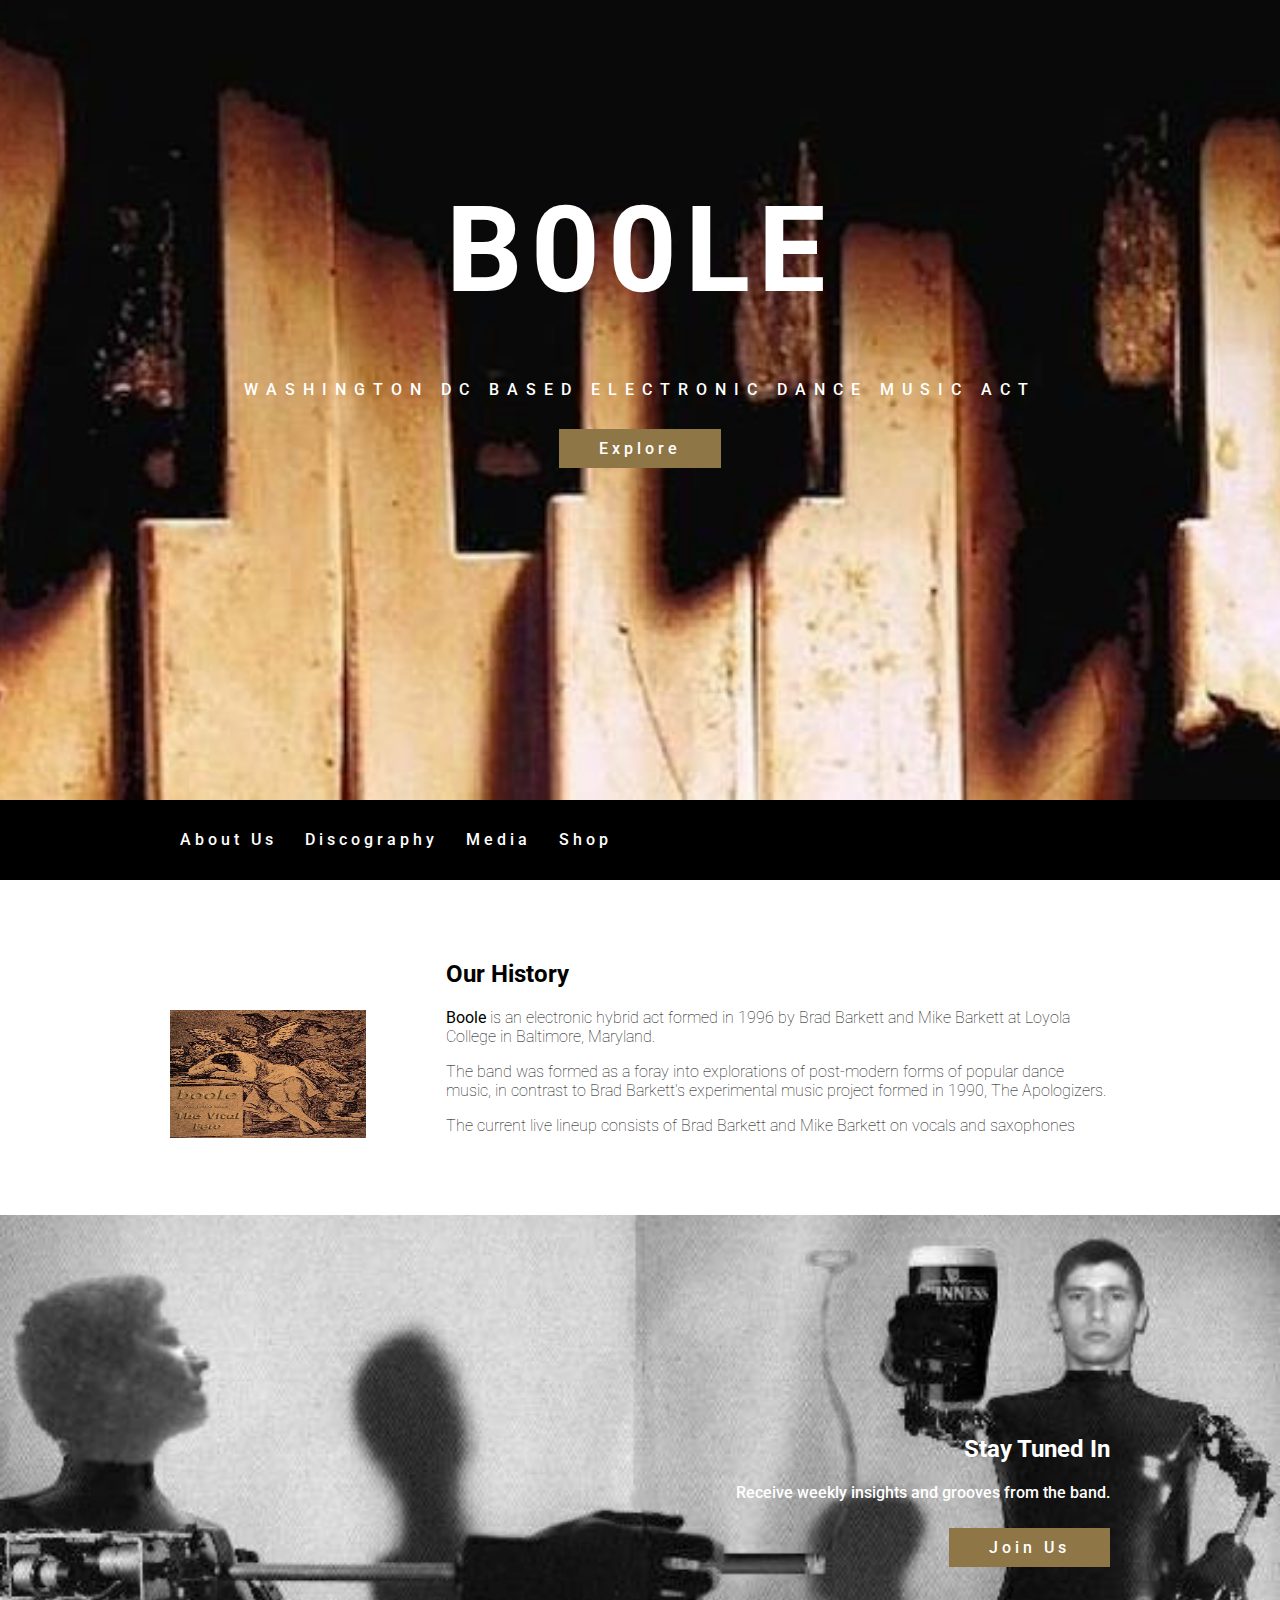
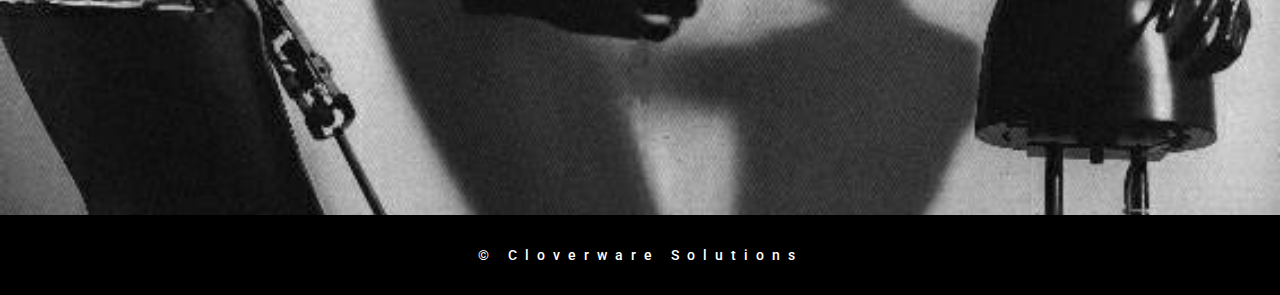
<file: index.html>
<!DOCTYPE html>
<html lang="en">
<head>
    <meta charset="UTF-8">
    <meta http-equiv="X-UA-Compatible" content="IE=edge">
    <meta name="viewport" content="width=device-width, initial-scale=1.0">
    <link href="https://fonts.googleapis.com/css?family=Roboto:400,300,500,100" rel="stylesheet" type="text/css">
    <link href="style.css" type="text/css" rel="stylesheet">
    <link rel="icon" href="images/the-vital-few.jpg" type="image/icon type">
    <title>boole</title>
</head>
<body>
    <div class="header">
        <div class="container">
            <h1>b00le</h1>
            <p>Washington DC based electronic dance music act</p>
            <a class="btn" href="#">Explore</a>
        </div>
    </div>
    
    <div class="nav">
        <div class="container">
            <ul>
                <li>About Us</li>
                <li>Discography</li>
                <li>Media</li>
                <li>Shop</li>
            </ul>
        </div>
    </div>
    <div class="main">
        <div class="container">
            <img class="history-img" src="images/the-vital-few.jpg" height="128" width="196">
            <h2>Our History</h2>
            <p><strong>Boole</strong> is an electronic hybrid act formed in 1996 by Brad Barkett and Mike Barkett at Loyola College in Baltimore, Maryland.</p>
            <p>The band was formed as a foray into explorations of post-modern forms of popular dance music, in contrast to Brad Barkett's experimental music project formed in 1990, The Apologizers.</p>
            <p>The current live lineup consists of Brad Barkett and Mike Barkett on vocals and saxophones</p>
        </div>
    </div>
    <div class="jumbotron">
        <div class="container">
            <h2>Stay Tuned In</h2>
            <p>Receive weekly insights and grooves from the band.</p>
            <a class="btn" href="#">Join Us</a>
        </div>
    </div>
    <div class="footer">
        <div class="contianer">
            <p>&copy; Cloverware Solutions</p>
        </div>
    </div>
</body>
</html>
</file>
<file: style.css>
html, body {
    margin: 0;
    padding: 0;
}

body {
    font-family: 'Roboto', sans-serif;
    font-weight: 100;
}

.container {
    margin: 0 auto;
    max-width: 940px;
    padding: 0 10px;
}

.header {
    background: url(images/boole-banner.jpg) no-repeat center center;
    background-size: cover;
    height: 800px;
    text-align: center;
    font-weight: 500;
    letter-spacing: 8px;
}

.header .container {
    position: relative;
    top: 200px;
}

.header h1 {
    color: #fff;
    line-height: 100px;
    font-size: 80px;
    margin-top: 0;
    margin-bottom: 80px;
    text-transform: uppercase;
}

@media (min-width:850px) {
    .header h1 {
        font-size: 120px;
    }
}

.header p {
    color: #fff;
    font-weight: 500;
    letter-spacing: 8px;
    margin-bottom: 40px;
    margin-top: 0;
    text-transform: uppercase;
}
.btn {
    color: #fff;
    font-weight: 500;
    letter-spacing: 4px;
    background: rgb(143, 118, 71);
    padding: 10px 40px;
    text-decoration: none; 
    transition: background .5s; 
  }
  
  .nav { 
    background: #000;
    font-weight: 500;
    letter-spacing: 4px;
    height: 80px; 
    width: 100%;
  }
  
  .nav ul {
    height: 80px;
    list-style: none;
    margin: 0 auto; 
    padding: 0;
  }
  
  .nav ul li {
    color: #fff;
    display: inline-block; 
    height: 80px;
    line-height: 80px; 
    list-style: none;
    padding: 0 10px;
    transition: background .5s; 
  }
  
  .btn:hover, .nav ul li:hover {
    background: #4b4523;
    cursor: pointer; 
    transition: background .5s;  
  }
  
  .main .container {
    margin: 80px auto;
  }
  
  .main img {
    float: left;
    margin: 50px 80px 50px 0;
  }

  .jumbotron {
    background: url(images/boole-history.jpg) center center;
    background-size: cover;
    height: 600px;
  }

  .jumbotron .container {
    position: relative;
    top: 220px;
  }
  
  .jumbotron h2 {
    color: #fff;
    text-align: right; 
  }
  
  .jumbotron p {
    color: #fff; 
    text-align: right; 
    font-weight: 500;
  }
  
  .jumbotron .btn {
    margin: 10px 0 0;
    float: right; 
  }
  
  .footer { 
    background: #000;
    height: 30px; 
    padding-bottom: 50px;
  }
  
  .footer p { 
    color: #fff;
    font-size: 14px;  
    height: 30px; 
    line-height: 80px;
    font-weight: 500;
    letter-spacing: 8px;
    text-align: center;
    margin: 0;  
  }
  
  @media (max-width: 500px) {
    .header h1 {
      font-size: 50px;
      line-height: 64px;
    }
  
    .main, .jumbotron {
      padding: 0 30px;
    }
  
    .main img {
      width: 100%;
    }
  }
</file>
